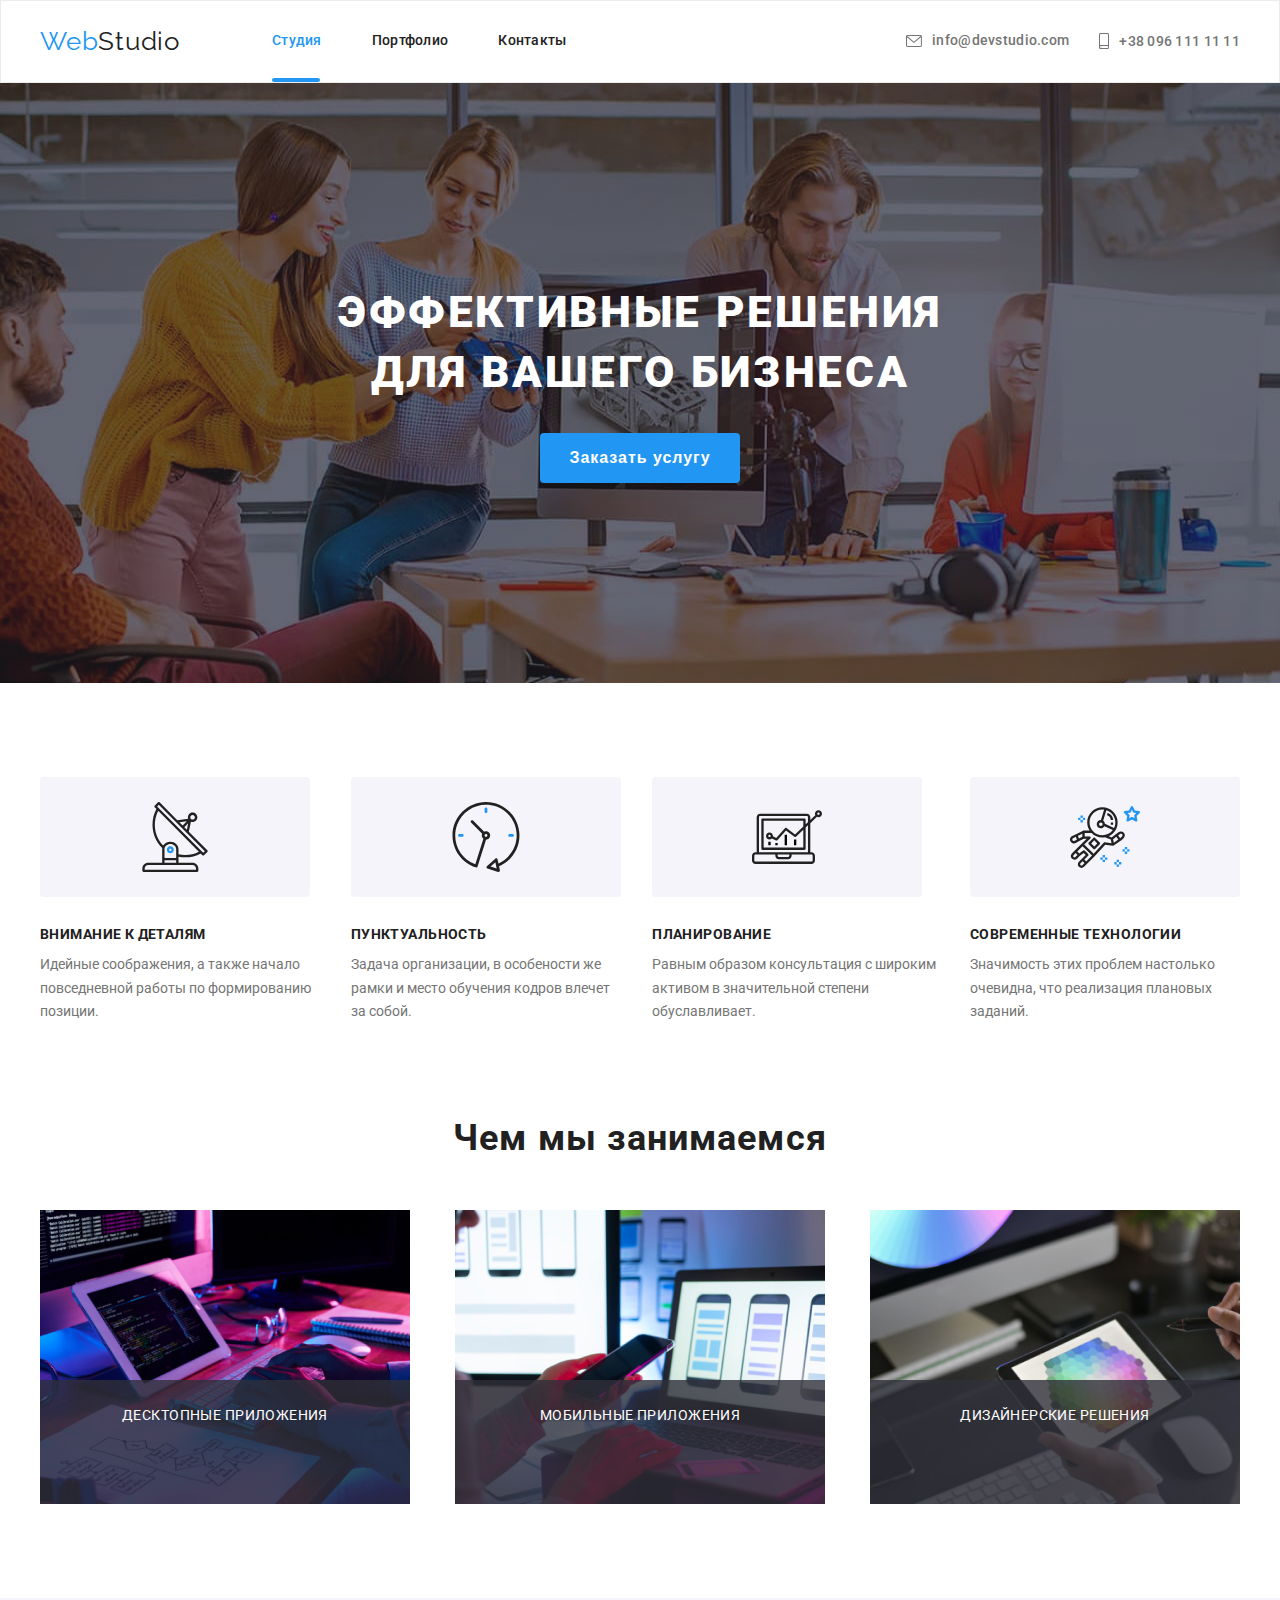
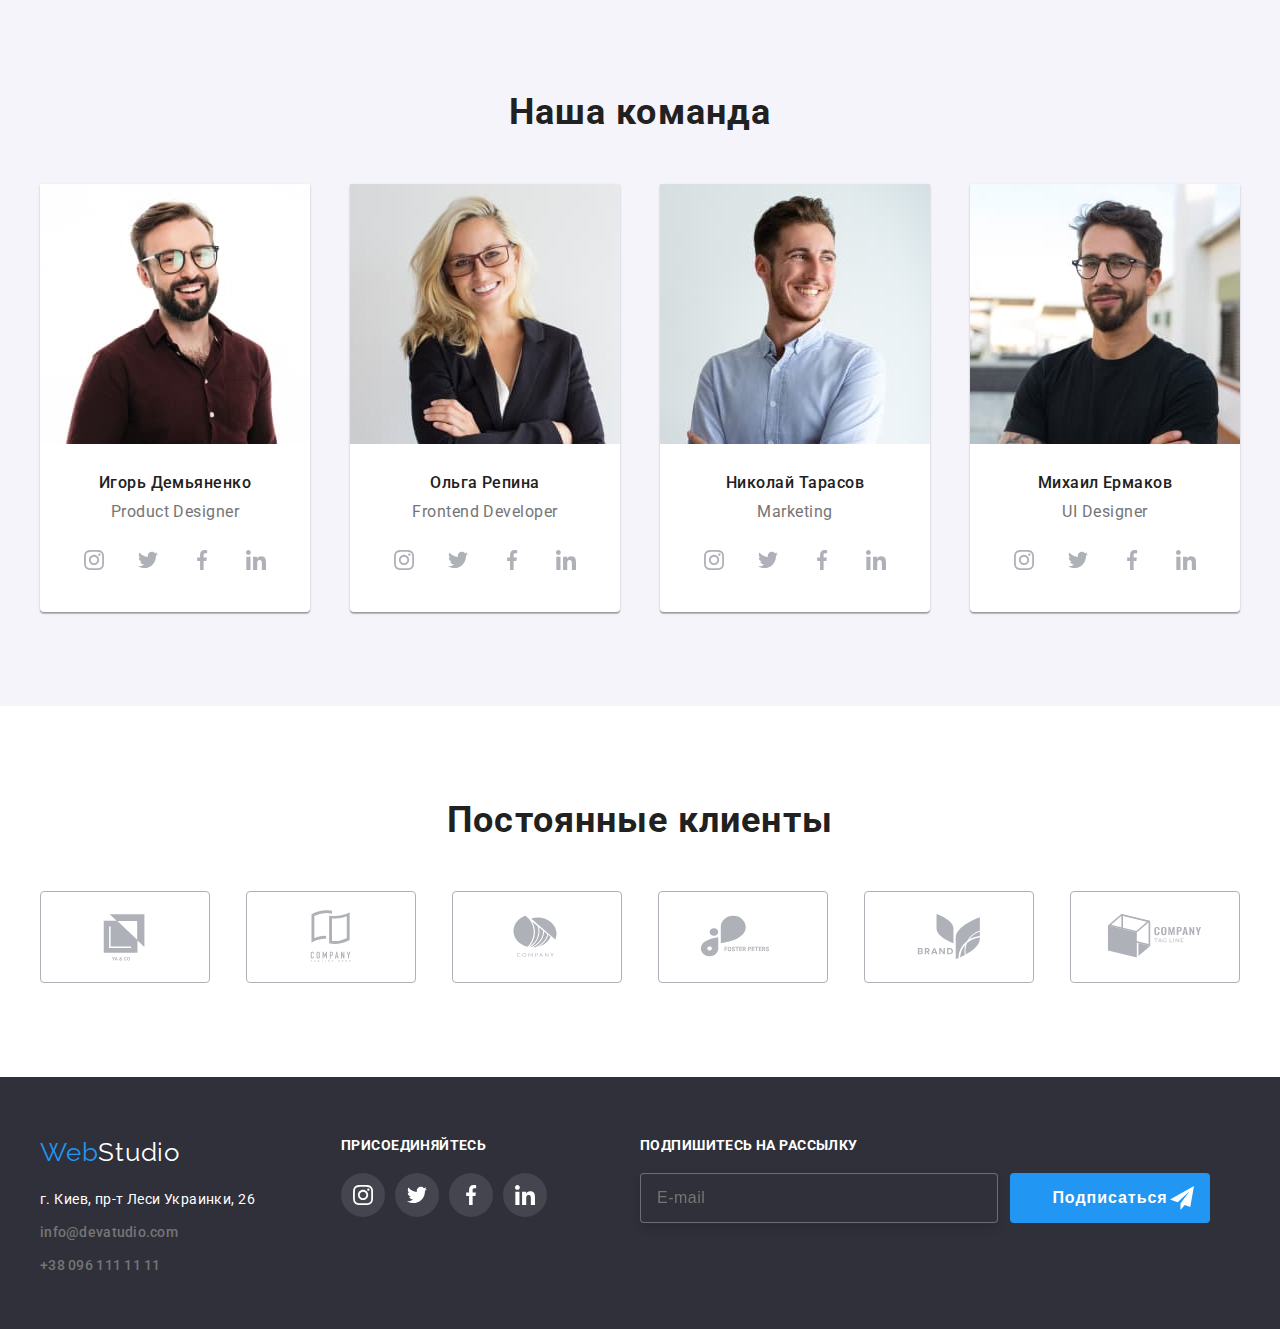
<file: index.html>
<!DOCTYPE html>
<html lang="ru">
  <head>
    <meta charset="UTF-8" />
    <meta http-equiv="X-UA-Compatible" content="IE=edge" />
    <meta name="viewport" content="width=device-width, initial-scale=1.0" />
    <title>Document</title>
    <link rel="preconnect" href="https://fonts.googleapis.com" />
    <link rel="preconnect" href="https://fonts.gstatic.com" crossorigin />
    <link
      href="https://fonts.googleapis.com/css2?family=Raleway:wght@700&family=Roboto:wght@400;500;700;900&display=swap"
      rel="stylesheet"
    />
    <link
      rel="stylesheet"
      href="https://cdnjs.cloudflare.com/ajax/libs/modern-normalize/1.1.0/modern-normalize.min.css"
      integrity="sha512-wpPYUAdjBVSE4KJnH1VR1HeZfpl1ub8YT/NKx4PuQ5NmX2tKuGu6U/JRp5y+Y8XG2tV+wKQpNHVUX03MfMFn9Q=="
      crossorigin="anonymous"
      referrerpolicy="no-referrer"
    />
    <link rel="stylesheet" href="./css/main.min.css" />
  </head>
  <!--Шапка сайту-->
  <body>
    <header class="page-header">
      <div class="container page-header__container">
        <nav class="page-header__nav">
          <a class="logo page-header__logo" href="./index.html"
            ><span class="page-header__logo--colortext">Web</span>Studio</a
          >
          <ul class="header-list">
            <li class="header-list__header-link">
              <a
                class="
                  header-list__header-link--link
                  header-list__header-link--site-link
                  header-list__studio
                "
                href="./index.html"
                >Студия</a
              >
            </li>

            <li class="header-list__header-link">
              <a class="header-list__header-link--link" href="./portfolio.html"
                >Портфолио</a
              >
            </li>
            <li class="header-list__header-link">
              <a class="header-list__header-link--link" href="">Контакты</a>
            </li>
          </ul>
        </nav>
        <ul class="header-contacts">
          <li>
            <a
              class="header-contacts__contact header-contacts__meilto"
              href="meilto:info@devstudio.com"
            >
              <svg
                class="header-contacts__contact--contacts-icon"
                width="16"
                height="12"
              >
                <use href="./images/sprite.svg#icon-envelope"></use>
              </svg>
              info@devstudio.com
            </a>
          </li>
          <li>
            <a
              class="header-contacts__contact header-contacts__tel"
              href="tel:+380961111111"
            >
              <svg
                class="header-contacts__contact--contacts-icon"
                width="10"
                height="16"
              >
                <use href="./images/sprite.svg#icon-smartphone"></use>
              </svg>
              +38 096 111 11 11
            </a>
          </li>
        </ul>
      </div>
    </header>
    <!--Головне сторінки-->
    <main>
      <section class="hero">
        <div class="container">
          <h1 class="hero__title">Эффективные решения для вашего бизнеса</h1>
          <button class="button-btn" type="button" data-modal-open>
            Заказать услугу
          </button>
        </div>
      </section>

      <!--Розмітка-->
      <section class="section features">
        <div class="container">
          <ul class="section-text">
            <li class="section-text__list-text">
              <a class="section-text__card-link"
                ><svg width="70" height="70">
                  <use href="./images/sprite.svg#icon-antenna-1"></use>
                </svg>
              </a>
              <h3 class="section-text__subtitle">Внимание к деталям</h3>
              <p class="section-text__desc">
                Идейные соображения, а также начало повседневной работы по
                формированию позиции.
              </p>
            </li>
            <li class="section-text__list-text">
              <a class="section-text__card-link"
                ><svg width="70" height="70">
                  <use href="./images/sprite.svg#icon-clock-2"></use>
                </svg>
              </a>
              <h3 class="section-text__subtitle">Пунктуальность</h3>
              <p class="section-text__desc">
                Задача организации, в особености же рамки и место обучения
                кодров влечет за собой.
              </p>
            </li>
            <li class="section-text__list-text">
              <a class="section-text__card-link"
                ><svg width="70" height="70">
                  <use href="./images/sprite.svg#icon-diagram-3"></use>
                </svg>
              </a>
              <h3 class="section-text__subtitle">Планирование</h3>
              <p class="section-text__desc">
                Равным образом консультация с широким активом в значительной
                степени обуславливает.
              </p>
            </li>
            <li class="section-text__list-text">
              <a class="section-text__card-link"
                ><svg width="70" height="70">
                  <use href="./images/sprite.svg#icon-astronaut-4"></use>
                </svg>
              </a>
              <h3 class="section-text__subtitle">Современные технологии</h3>
              <p class="section-text__desc">
                Значимость этих проблем настолько очевидна, что реализация
                плановых заданий.
              </p>
            </li>
          </ul>
        </div>
      </section>
      <!--Чем ми займаємось-->

      <section class="section">
        <div class="container">
          <h2 class="section-photo">Чем мы занимаемся</h2>
          <ul class="section-photo__item-photo">
            <li class="card">
              <img
                src="./images/photo1.jpg"
                alt="фото1"
                width="370"
                height="294"
              />
              <div class="card__text-photo">
                <p>Десктопные приложения</p>
              </div>
            </li>
            <li class="card">
              <img
                src="./images/photo2.jpg"
                alt="фото2"
                width="370"
                height="294"
              />
              <div class="card__text-photo">
                <p>Мобильные приложения</p>
              </div>
            </li>
            <li class="card">
              <img
                src="./images/photo3.jpg"
                alt="фото3"
                width="370"
                height="294"
              />
              <div class="card__text-photo">
                <p>Дизайнерские решения</p>
              </div>
            </li>
          </ul>
        </div>
      </section>

      <!--Наша команда-->
      <section class="section section-team">
        <div class="container">
          <h2 class="section-team__heading-photo">Наша команда</h2>
          <ul class="item-photo">
            <li class="item-photo__profession-photo">
              <img src="./images/img1.jpg" alt="команда" width="270" />
              <div class="item-photo__wrapper">
                <h3 class="item-photo__photo">Игорь Демьяненко</h3>
                <p class="item-photo__profession">Product Designer</p>
                <ul class="social-list">
                  <li class="social-list__social-item">
                    <a href="" class="social-list__social-link"
                      ><svg
                        class="social-list__social-link--social-icon"
                        width="20"
                        height="20"
                      >
                        <use href="./images/sprite.svg#icon-instagram-1"></use>
                      </svg>
                    </a>
                  </li>
                  <li class="social-list__social-item">
                    <a href="" class="social-list__social-link"
                      ><svg
                        class="social-list__social-link--social-icon"
                        width="20"
                        height="20"
                      >
                        <use href="./images/sprite.svg#icon-twitter-2"></use>
                      </svg>
                    </a>
                  </li>
                  <li class="social-list__social-item">
                    <a href="" class="social-list__social-link"
                      ><svg
                        class="social-list__social-link--social-icon"
                        width="20"
                        height="20"
                      >
                        <use href="./images/sprite.svg#icon-facebook-3"></use>
                      </svg>
                    </a>
                  </li>
                  <li class="social-list__social-item">
                    <a href="" class="social-list__social-link"
                      ><svg
                        class="social-list__social-link--social-icon"
                        width="20"
                        height="20"
                      >
                        <use href="./images/sprite.svg#icon-linkedin-4"></use>
                      </svg>
                    </a>
                  </li>
                </ul>
              </div>
            </li>

            <li class="item-photo__profession-photo">
              <img src="./images/img2.jpg" alt="команда" width="270" />
              <div class="item-photo__wrapper">
                <h3 class="item-photo__photo">Ольга Репина</h3>
                <p class="item-photo__profession">Frontend Developer</p>
                <ul class="social-list">
                  <li class="social-list__social-item">
                    <a href="" class="social-list__social-link"
                      ><svg
                        class="social-list__social-link--social-icon"
                        width="20"
                        height="20"
                      >
                        <use href="./images/sprite.svg#icon-instagram-1"></use>
                      </svg>
                    </a>
                  </li>
                  <li class="social-list__social-item">
                    <a href="" class="social-list__social-link"
                      ><svg
                        class="social-list__social-link--social-icon"
                        width="20"
                        height="20"
                      >
                        <use href="./images/sprite.svg#icon-twitter-2"></use>
                      </svg>
                    </a>
                  </li>
                  <li class="social-list__social-item">
                    <a href="" class="social-list__social-link"
                      ><svg
                        class="social-list__social-link--social-icon"
                        width="20"
                        height="20"
                      >
                        <use href="./images/sprite.svg#icon-facebook-3"></use>
                      </svg>
                    </a>
                  </li>
                  <li class="social-list__social-item">
                    <a href="" class="social-list__social-link"
                      ><svg
                        class="social-list__social-link--social-icon"
                        width="20"
                        height="20"
                      >
                        <use href="./images/sprite.svg#icon-linkedin-4"></use>
                      </svg>
                    </a>
                  </li>
                </ul>
              </div>
            </li>

            <li class="item-photo__profession-photo">
              <img src="./images/img3.jpg" alt="команда" width="270" />
              <div class="item-photo__wrapper">
                <h3 class="item-photo__photo">Николай Тарасов</h3>
                <p class="item-photo__profession">Marketing</p>
                <ul class="social-list">
                  <li class="social-list__social-item">
                    <a href="" class="social-list__social-link"
                      ><svg
                        class="social-list__social-link--social-icon"
                        width="20"
                        height="20"
                      >
                        <use href="./images/sprite.svg#icon-instagram-1"></use>
                      </svg>
                    </a>
                  </li>
                  <li class="social-list__social-item">
                    <a href="" class="social-list__social-link"
                      ><svg
                        class="social-list__social-link--social-icon"
                        width="20"
                        height="20"
                      >
                        <use href="./images/sprite.svg#icon-twitter-2"></use>
                      </svg>
                    </a>
                  </li>
                  <li class="social-list__social-item">
                    <a href="" class="social-list__social-link"
                      ><svg
                        class="social-list__social-link--social-icon"
                        width="20"
                        height="20"
                      >
                        <use href="./images/sprite.svg#icon-facebook-3"></use>
                      </svg>
                    </a>
                  </li>
                  <li class="social-list__social-item">
                    <a href="" class="social-list__social-link"
                      ><svg
                        class="social-list__social-link--social-icon"
                        width="20"
                        height="20"
                      >
                        <use href="./images/sprite.svg#icon-linkedin-4"></use>
                      </svg>
                    </a>
                  </li>
                </ul>
              </div>
            </li>

            <li class="item-photo__profession-photo">
              <img src="images/img4.jpg" alt="команда" width="270" />
              <div class="item-photo__wrapper">
                <h3 class="item-photo__photo">Михаил Ермаков</h3>
                <p class="item-photo__profession">UI Designer</p>
                <ul class="social-list">
                  <li class="social-list__social-item">
                    <a href="" class="social-list__social-link"
                      ><svg
                        class="social-list__social-link--social-icon"
                        width="20"
                        height="20"
                      >
                        <use href="./images/sprite.svg#icon-instagram-1"></use>
                      </svg>
                    </a>
                  </li>
                  <li class="social-list__social-item">
                    <a href="" class="social-list__social-link"
                      ><svg
                        class="social-list__social-link--social-icon"
                        width="20"
                        height="20"
                      >
                        <use href="./images/sprite.svg#icon-twitter-2"></use>
                      </svg>
                    </a>
                  </li>
                  <li class="social-list__social-item">
                    <a href="" class="social-list__social-link"
                      ><svg
                        class="social-list__social-link--social-icon"
                        width="20"
                        height="20"
                      >
                        <use href="./images/sprite.svg#icon-facebook-3"></use>
                      </svg>
                    </a>
                  </li>
                  <li class="social-list__social-item">
                    <a href="" class="social-list__social-link"
                      ><svg
                        class="social-list__social-link--social-icon"
                        width="20"
                        height="20"
                      >
                        <use href="./images/sprite.svg#icon-linkedin-4"></use>
                      </svg>
                    </a>
                  </li>
                </ul>
              </div>
            </li>
          </ul>
        </div>
      </section>
      <!--Постоянные клиенты-->
      <section class="section section-client">
        <div class="container">
          <h2 class="section-client__sc-client">Постоянные клиенты</h2>
          <ul class="section-client__client-link">
            <li class="section-client__client">
              <a href="" class="section-client__client--href-client-link"
                ><svg
                  class="section-client__client--client-icon"
                  width="106px"
                  height="60px"
                >
                  <use href="./images/sprite.svg#icon-Logo1"></use>
                </svg>
              </a>
            </li>

            <li class="section-client__client">
              <a href="" class="section-client__client--href-client-link"
                ><svg
                  class="section-client__client--client-icon"
                  width="106px"
                  height="60px"
                >
                  <use href="./images/sprite.svg#icon-Logo-2"></use>
                </svg>
              </a>
            </li>

            <li class="section-client__client">
              <a href="" class="section-client__client--href-client-link"
                ><svg
                  class="section-client__client--client-icon"
                  width="106px"
                  height="60px"
                >
                  <use href="./images/sprite.svg#icon-Logo-3"></use>
                </svg>
              </a>
            </li>

            <li class="section-client__client">
              <a href="" class="section-client__client--href-client-link"
                ><svg
                  class="section-client__client--client-icon"
                  width="106px"
                  height="60px"
                >
                  <use href="./images/sprite.svg#icon-Logo-4"></use>
                </svg>
              </a>
            </li>

            <li class="section-client__client">
              <a href="" class="section-client__client--href-client-link"
                ><svg
                  class="section-client__client--client-icon"
                  width="106px"
                  height="60px"
                >
                  <use href="./images/sprite.svg#icon-Logo-5"></use>
                </svg>
              </a>
            </li>

            <li class="section-client__client">
              <a href="" class="section-client__client--href-client-link"
                ><svg
                  class="section-client__client--client-icon"
                  width="106px"
                  height="60px"
                >
                  <use href="./images/sprite.svg#icon-Logo-6"></use>
                </svg>
              </a>
            </li>
          </ul>
        </div>
      </section>
    </main>
    <!--Футер-->
    <footer class="footer">
      <div class="container footer-link">
        <div class="footer-container">
          <a class="logo-footer" href="./index.html"
            ><span class="colortext">Web</span>Studio</a
          >
          <address class="address">
            <ul>
              <li class="footer-mil">
                <p class="address-footer">г. Киев, пр-т Леси Украинки, 26</p>
              </li>

              <li class="footer-mil">
                <a class="contacts" href="meilto:info@devstudio.com"
                  >info@devatudio.com</a
                >
              </li>

              <li>
                <a class="contacts" href="tel:+380961111111"
                  >+38 096 111 11 11</a
                >
              </li>
            </ul>
          </address>
        </div>
        <div class="social">
          <h3 class="footer-title">присоединяйтесь</h3>
          <ul class="footer-social">
            <li>
              <a href="" class="ft-social-link"
                ><svg class="footer-social-icon" width="20" height="20">
                  <use href="./images/sprite.svg#icon-instagram-1"></use>
                </svg>
              </a>
            </li>
            <li>
              <a href="" class="ft-social-link"
                ><svg class="footer-social-icon" width="20" height="20">
                  <use href="./images/sprite.svg#icon-twitter-2"></use>
                </svg>
              </a>
            </li>
            <li>
              <a href="" class="ft-social-link"
                ><svg class="footer-social-icon" width="20" height="20">
                  <use href="./images/sprite.svg#icon-facebook-3"></use>
                </svg>
              </a>
            </li>
            <li>
              <a href="" class="ft-social-link"
                ><svg class="footer-social-icon" width="20" height="20">
                  <use href="./images/sprite.svg#icon-linkedin-4"></use>
                </svg>
              </a>
            </li>
          </ul>
        </div>
        <div class="footer-wrapper">
          <h3 class="footer-title">Подпишитесь на рассылку</h3>
          <span class="footer-text">
            <form class="form-email">
              <input
                type="text"
                name="user-imael"
                placeholder="E-mail"
                id="user-imael"
                class="footer-form-input"
              />
            </form>

            <button type="submit" class="button-btn online-btn">
              Подписаться
              <svg class="online-btn-icon" width="24" height="24">
                <use href="./images/sprite.svg#icon-send-1"></use>
              </svg>
            </button>
          </span>
        </div>
      </div>
    </footer>
    <!--мадалка-->
    <div class="backdrop is-hidden" data-modal>
      <div class="modal">
        <button class="btn-close" data-modal-close>
          <svg width="11" height="11">
            <use href="./images/sprite.svg#icon-close"></use>
          </svg>
        </button>
        <p class="modal-title">Оставьте свои данные, мы вам перезвоним</p>
        <form>
          <div class="fotm-fied">
            <label for="user-name" class="fotm-fied-text">Имя</label>
            <span class="input-wrapper">
              <input
                type="text"
                name="user-name"
                id="user-name"
                class="form-input"
              />
              <svg class="modal-card-icon" width="18" height="18">
                <use href="./images/sprite.svg#icon-person"></use>
              </svg>
            </span>
          </div>
          <div class="fotm-fied">
            <label for="user-tel" class="fotm-fied-text">Телефон</label>
            <span class="input-wrapper">
              <input
                type="text"
                name="user-tel"
                id="user-tel"
                class="form-input"
              />
              <svg class="modal-card-icon" width="18" height="18">
                <use href="./images/sprite.svg#icon-phone"></use>
              </svg>
            </span>
          </div>
          <div class="fotm-fied">
            <label for="user-imael" class="fotm-fied-text">Почта</label>
            <span class="input-wrapper">
              <input
                type="text"
                name="user-imael"
                id="user-imael"
                class="form-input"
              />
              <svg class="modal-card-icon" width="18" height="18">
                <use href="./images/sprite.svg#icon-email"></use>
              </svg>
            </span>
          </div>
          <div class="fotm-fied">
            <label for="user-comment" class="fotm-fied-text">Комментарий</label>
            <textarea
              name="user-comment"
              id="user-comment"
              class="form-text"
              placeholder="Введите текст"
            ></textarea>
          </div>
          <input
            type="checkbox"
            class="form-checkdox visuall-hidden"
            name="policy"
            id="policy"
          />
          <label for="policy" class="check-text"
            ><span class="check-item"
              ><svg class="check-icon" width="15" height="15">
                <use href="./images/sprite.svg#icon-Vector-1"></use></svg></span
            >Соглашаюсь с рассылкой и принимаю
            <a class="href-text" href="">Условия договора</a></label
          >
          <button type="submit" class="button-btn form-btn">Отправить</button>
        </form>
      </div>
    </div>
    <script src="./js/modal.js"></script>
  </body>
</html>
</file>
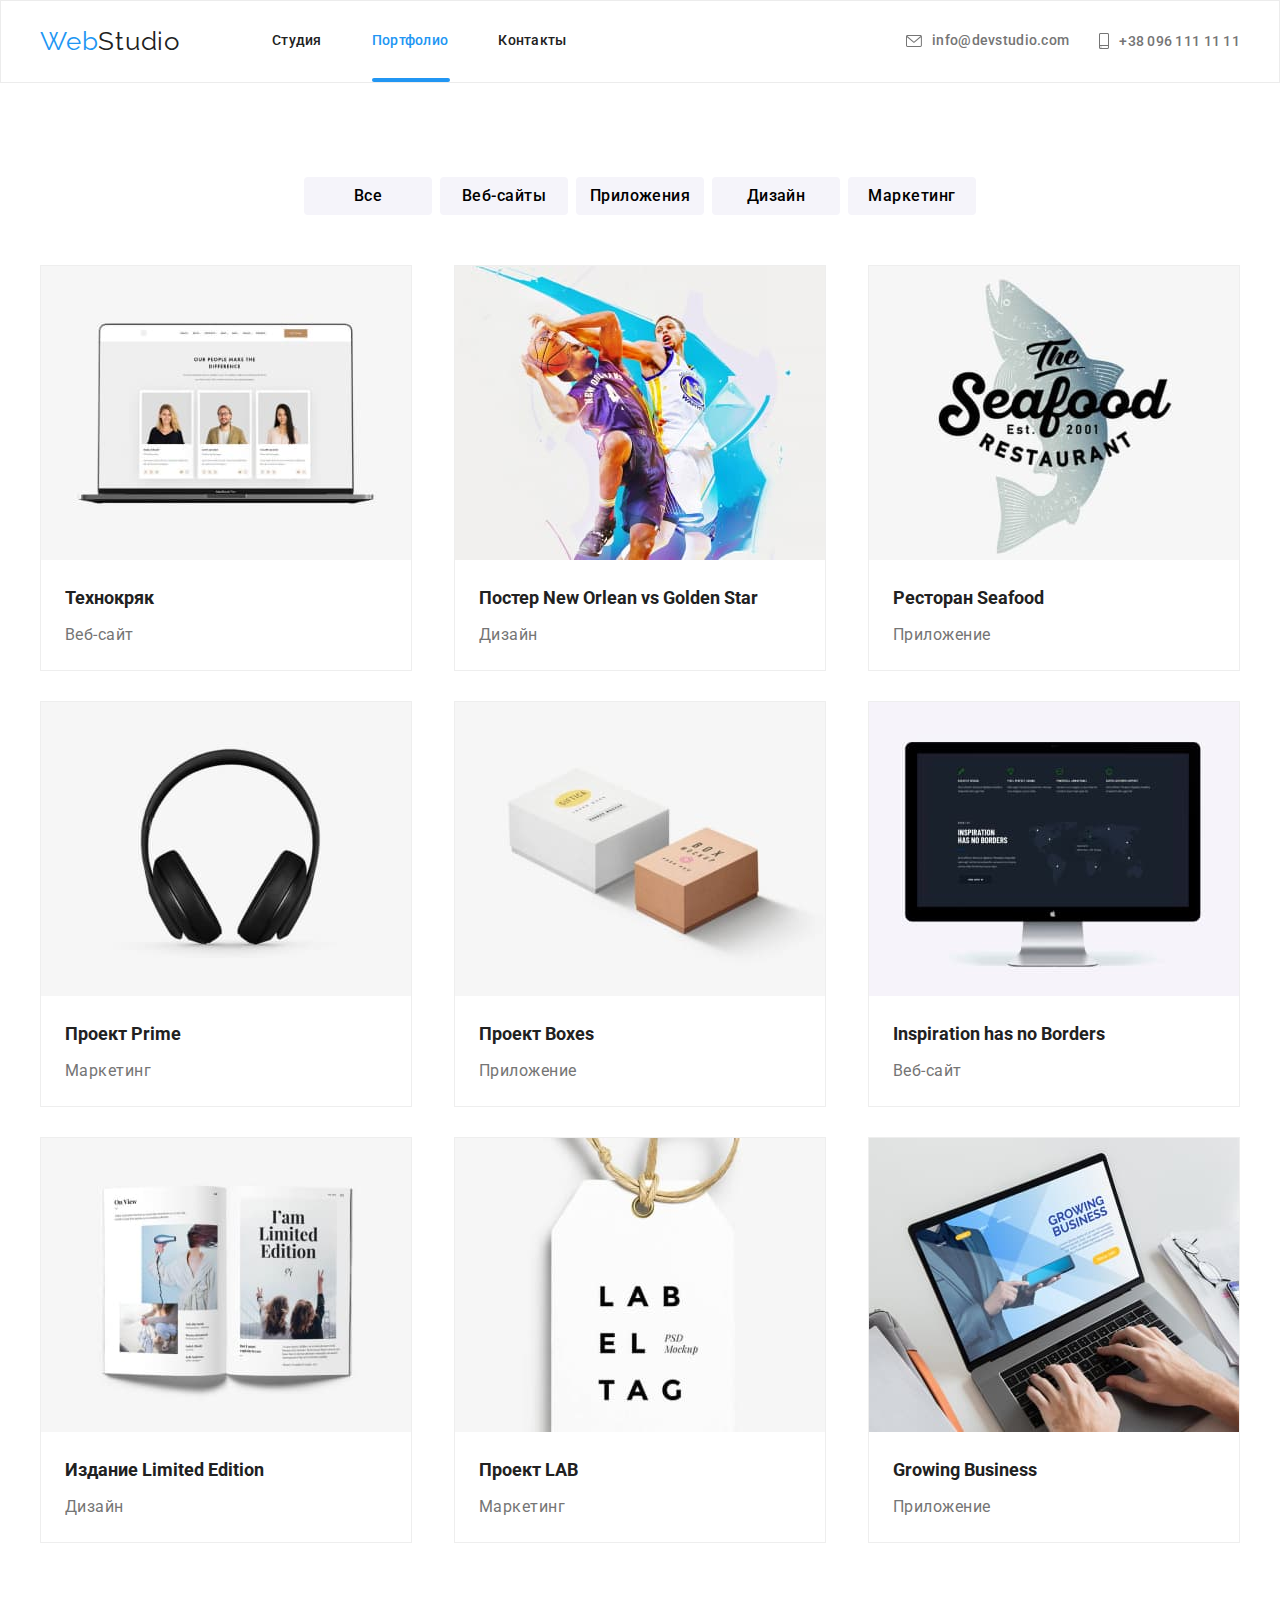
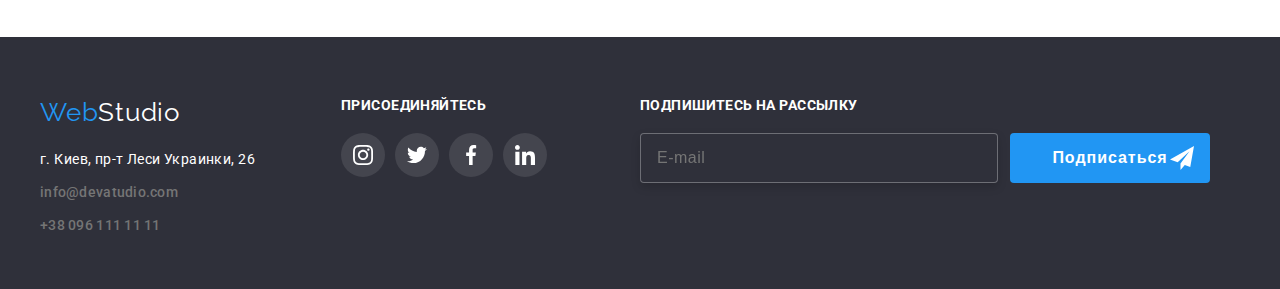
<file: portfolio.html>
<!DOCTYPE html>
<html lang="ru">
  <head>
    <meta charset="UTF-8" />
    <meta http-equiv="X-UA-Compatible" content="IE=edge" />
    <meta name="viewport" content="width=device-width, initial-scale=1.0" />
    <title>Document</title>
    <link rel="preconnect" href="https://fonts.googleapis.com" />
    <link rel="preconnect" href="https://fonts.gstatic.com" crossorigin />
    <link
      href="https://fonts.googleapis.com/css2?family=Raleway:wght@700&family=Roboto:wght@400;500;700;900&display=swap"
      rel="stylesheet"
    />
    <link
      rel="stylesheet"
      href="https://cdnjs.cloudflare.com/ajax/libs/modern-normalize/1.1.0/modern-normalize.min.css"
      integrity="sha512-wpPYUAdjBVSE4KJnH1VR1HeZfpl1ub8YT/NKx4PuQ5NmX2tKuGu6U/JRp5y+Y8XG2tV+wKQpNHVUX03MfMFn9Q=="
      crossorigin="anonymous"
      referrerpolicy="no-referrer"
    />
    <link rel="stylesheet" href="./css/main.min.css" />
  </head>
  <!--Шапка сайту-->
  <body>
    <header class="page-header">
      <div class="container page-header__container">
        <nav class="page-header__nav">
          <a class="logo page-header__logo" href="./index.html"
            ><span class="page-header__logo--colortext">Web</span>Studio</a
          >
          <ul class="header-list">
            <li class="header-list__header-link">
              <a class="header-list__header-link--link" href="./index.html"
                >Студия</a
              >
            </li>

            <li class="header-list__header-link">
              <a
                class="
                  header-list__header-link--link
                  header-list__header-link--site-link
                  header-list__portfolio
                "
                href="./portfolio.html"
                >Портфолио</a
              >
            </li>
            <li class="header-list__header-link">
              <a class="header-list__header-link--link" href="">Контакты</a>
            </li>
          </ul>
        </nav>
        <ul class="header-contacts">
          <li>
            <a
              class="header-contacts__contact header-contacts__meilto"
              href="meilto:info@devstudio.com"
            >
              <svg
                class="header-contacts__contact--contacts-icon"
                width="16"
                height="12"
              >
                <use href="./images/sprite.svg#icon-envelope"></use>
              </svg>
              info@devstudio.com
            </a>
          </li>
          <li>
            <a
              class="header-contacts__contact header-contacts__tel"
              href="tel:+380961111111"
            >
              <svg
                class="header-contacts__contact--contacts-icon"
                width="10"
                height="16"
              >
                <use href="./images/sprite.svg#icon-smartphone"></use>
              </svg>
              +38 096 111 11 11
            </a>
          </li>
        </ul>
      </div>
    </header>
    <main>
      <section class="section">
        <div class="container">
          <ul class="button-nf">
            <li class="button-mr">
              <button class="button" type="button">Все</button>
            </li>
            <li class="button-mr">
              <button class="button" type="button">Веб-сайты</button>
            </li>
            <li class="button-mr">
              <button class="button" type="button">Приложения</button>
            </li>
            <li class="button-mr">
              <button class="button" type="button">Дизайн</button>
            </li>
            <li class="button-mr">
              <button class="button" type="button">Маркетинг</button>
            </li>
          </ul>

          <ul class="project-list">
            <li class="project">
              <div class="project-wrapper">
                <img src="./images/project1.jpg" alt="Веб-сайт" width="370" />
                <p class="top-text">
                  Технокряк это современная площадка распространения
                  коронавируса. Компании используют эту платформу для цифрового
                  шпионажа и атак на защищённые сервера конкурентов.
                </p>
              </div>
              <div class="wrapper-text">
                <h3 class="section-title">Технокряк</h3>
                <p class="text">Веб-сайт</p>
              </div>
            </li>

            <li class="project">
              <div class="project-wrapper">
                <img src="./images/project2.jpg" alt="Веб-сайт" width="370" />
                <p class="top-text">
                  Технокряк это современная площадка распространения
                  коронавируса. Компании используют эту платформу для цифрового
                  шпионажа и атак на защищённые сервера конкурентов.
                </p>
              </div>
              <div class="wrapper-text">
                <h3 class="section-title">Постер New Orlean vs Golden Star</h3>
                <p class="text">Дизайн</p>
              </div>
            </li>

            <li class="project">
              <div class="project-wrapper">
                <img src="./images/project3.jpg" alt="Веб-сайт" width="370" />
                <p class="top-text">
                  Технокряк это современная площадка распространения
                  коронавируса. Компании используют эту платформу для цифрового
                  шпионажа и атак на защищённые сервера конкурентов.
                </p>
              </div>
              <div class="wrapper-text">
                <h3 class="section-title">Ресторан Seafood</h3>
                <p class="text">Приложение</p>
              </div>
            </li>

            <li class="project">
              <div class="project-wrapper">
                <img src="./images/project4.jpg" alt="Веб-сайт" width="370" />
                <p class="top-text">
                  Технокряк это современная площадка распространения
                  коронавируса. Компании используют эту платформу для цифрового
                  шпионажа и атак на защищённые сервера конкурентов.
                </p>
              </div>
              <div class="wrapper-text">
                <h3 class="section-title">Проект Prime</h3>
                <p class="text">Маркетинг</p>
              </div>
            </li>

            <li class="project">
              <div class="project-wrapper">
                <img src="./images/project5.jpg" alt="Веб-сайт" width="370" />
                <p class="top-text">
                  Технокряк это современная площадка распространения
                  коронавируса. Компании используют эту платформу для цифрового
                  шпионажа и атак на защищённые сервера конкурентов.
                </p>
              </div>
              <div class="wrapper-text">
                <h3 class="section-title">Проект Boxes</h3>
                <p class="text">Приложение</p>
              </div>
            </li>

            <li class="project">
              <div class="project-wrapper">
                <img src="./images/project6.jpg" alt="Веб-сайт" width="370" />
                <p class="top-text">
                  Технокряк это современная площадка распространения
                  коронавируса. Компании используют эту платформу для цифрового
                  шпионажа и атак на защищённые сервера конкурентов.
                </p>
              </div>
              <div class="wrapper-text">
                <h3 class="section-title">Inspiration has no Borders</h3>
                <p class="text">Веб-сайт</p>
              </div>
            </li>

            <li class="project">
              <div class="project-wrapper">
                <img src="./images/project7.jpg" alt="Веб-сайт" width="370" />
                <p class="top-text">
                  Технокряк это современная площадка распространения
                  коронавируса. Компании используют эту платформу для цифрового
                  шпионажа и атак на защищённые сервера конкурентов.
                </p>
              </div>
              <div class="wrapper-text">
                <h3 class="section-title">Издание Limited Edition</h3>
                <p class="text">Дизайн</p>
              </div>
            </li>

            <li class="project">
              <div class="project-wrapper">
                <img src="./images/project8.jpg" alt="Веб-сайт" width="370" />
                <p class="top-text">
                  Технокряк это современная площадка распространения
                  коронавируса. Компании используют эту платформу для цифрового
                  шпионажа и атак на защищённые сервера конкурентов.
                </p>
              </div>
              <div class="wrapper-text">
                <h3 class="section-title">Проект LAB</h3>
                <p class="text">Маркетинг</p>
              </div>
            </li>

            <li class="project">
              <div class="project-wrapper">
                <img src="./images/project9.jpg" alt="Веб-сайт" width="370" />
                <p class="top-text">
                  Технокряк это современная площадка распространения
                  коронавируса. Компании используют эту платформу для цифрового
                  шпионажа и атак на защищённые сервера конкурентов.
                </p>
              </div>
              <div class="wrapper-text">
                <h3 class="section-title">Growing Business</h3>
                <p class="text">Приложение</p>
              </div>
            </li>
          </ul>
        </div>
      </section>
    </main>
    <!--Футер-->
    <footer class="footer">
      <div class="container footer-link">
        <div class="footer-container">
          <a class="logo-footer" href="./index.html"
            ><span class="colortext">Web</span>Studio</a
          >
          <address class="address">
            <ul>
              <li class="footer-mil">
                <p class="address-footer">г. Киев, пр-т Леси Украинки, 26</p>
              </li>

              <li class="footer-mil">
                <a class="contacts" href="meilto:info@devstudio.com"
                  >info@devatudio.com</a
                >
              </li>

              <li class="footer-tel">
                <a class="contacts" href="tel:+380961111111"
                  >+38 096 111 11 11</a
                >
              </li>
            </ul>
          </address>
        </div>
        <div class="social">
          <h3 class="footer-title">присоединяйтесь</h3>
          <ul class="footer-social">
            <li>
              <a href="" class="ft-social-link"
                ><svg class="footer-social-icon" width="20" height="20">
                  <use href="./images/sprite.svg#icon-instagram-1"></use>
                </svg>
              </a>
            </li>
            <li>
              <a href="" class="ft-social-link"
                ><svg class="footer-social-icon" width="20" height="20">
                  <use href="./images/sprite.svg#icon-twitter-2"></use>
                </svg>
              </a>
            </li>
            <li>
              <a href="" class="ft-social-link"
                ><svg class="footer-social-icon" width="20" height="20">
                  <use href="./images/sprite.svg#icon-facebook-3"></use>
                </svg>
              </a>
            </li>
            <li>
              <a href="" class="ft-social-link"
                ><svg class="footer-social-icon" width="20" height="20">
                  <use href="./images/sprite.svg#icon-linkedin-4"></use>
                </svg>
              </a>
            </li>
          </ul>
        </div>
        <div class="footer-wrapper">
          <h3 class="footer-title">Подпишитесь на рассылку</h3>
          <span class="footer-text">
            <form class="form-email">
              <input
                type="text"
                name="user-imael"
                placeholder="E-mail"
                id="user-imael"
                class="footer-form-input"
              />
            </form>

            <button type="submit" class="button-btn online-btn">
              Подписаться
              <svg class="online-btn-icon" width="24" height="24">
                <use href="./images/sprite.svg#icon-send-1"></use>
              </svg>
            </button>
          </span>
        </div>
      </div>
    </footer>
  </body>
</html>
</file>
<file: css/main.min.css>
:root{--blue: #2196f3;--grey: #757575;--blue-button: #188ce8;--primery-text-color: #212121;--white-color: #ffffff;--dark-grey: #2f303a;--bg-ylight-gra: #f5f4fa;--border-light-gra: #ececec;--grayish-blue: #afb1b8}p,ul,h1,h2,h3,h4,h5,h6{margin:0;padding:0}ul{list-style:none}img{display:block;max-width:100%}body{font-family:"Roboto", sans-serif;color:var(--primery-text-color);line-height:1.5;margin:0}.visuall-hidden{position:absolute;white-space:nowrap;width:1px;height:1px;overflow:hidden;border:0;padding:0;clip:rect(0 0 0 0);clip-path:inset(50%);margin:-1px}.container{width:1200px;padding-left:15px;padding-right:15px;margin:0 auto}.button-btn{background-color:var(--blue);color:var(--white-color);border:none;cursor:pointer;font-weight:700;font-size:16px;line-height:1.875em;letter-spacing:0.06em;min-width:200px;height:50px;border-radius:4px}.button-btn:hover,.button-btn:focus{background-color:var(--blue-button)}.section{padding-top:94px;padding-bottom:94px}.backdrop{position:fixed;top:0;width:100%;height:100%;background-color:rgba(0,0,0,0.2);opacity:1;transition:opacity 250ms cubic-bezier(0.4, 0, 0.2, 1)}.is-hidden{opacity:0;pointer-events:none}.modal{position:relative;top:50%;left:50%;transform:translate(-50%, -50%);width:530px;min-height:580px;background:var(--white-color);border-radius:4px;padding:40px}.btn-close{position:absolute;content:"";top:8px;right:8px;padding:0;width:30px;height:30px;border-radius:50%;cursor:pointer;border:1px solid rgba(0,0,0,0.1);background-color:transparent}.modal-title{font-size:20px;line-height:calc(23 / 20);text-align:center;letter-spacing:0.03em;margin-bottom:30px}.fotm-fied{margin-bottom:10px}.input-wrapper{display:block;position:relative}.fotm-fied-text{font-size:12px;line-height:calc(14 / 12);letter-spacing:0.01em;color:var(--grey);margin-bottom:4px}.form-input{width:100%;height:40px;padding:12px 42px;border:1px solid rgba(33,33,33,0.2);box-sizing:border-box;border-radius:4px;outline:none}.form-input:focus{border-color:var(--blue)}.modal-card-icon{position:absolute;left:15px;top:50%;transform:translateY(-50%)}.form-input:focus+.modal-card-icon{fill:var(--blue)}.form-text{width:100%;height:120px;border:1px solid rgba(33,33,33,0.2);box-sizing:border-box;border-radius:4px;padding:12px 16px;resize:none}.form-text::placeholder{font-size:14px;line-height:calc(16 / 14);letter-spacing:0.01em;color:rgba(117,117,117,0.5)}.check-text{font-size:14px;line-height:calc(24 / 14);letter-spacing:0.03em;color:var(--grey);display:flex;align-items:center;justify-content:center;margin-bottom:30px}.form-checkdox:checked+.check-text>.check-item{background-color:var(--blue);border-color:transparent}.check-item{width:16px;height:15px;border:2px solid var(--primery-text-color);border-radius:2px;margin-right:7px;display:flex;align-items:center;justify-content:center}.href-text{font-size:14px;line-height:calc(24 / 14);letter-spacing:0.03em;color:var(--blue);margin-left:10px}.form-btn{display:block;margin:0 auto}.page-header{background-color:var(--white-color);border:1px solid var(--border-light-gra)}.page-header__container{display:flex;align-items:center}.page-header__nav{display:flex;align-items:center}.logo{text-transform:capitalize;font-family:"Raleway", sans-serif;font-size:26px;line-height:1.19em;color:var(--primery-text-color);text-decoration:none;letter-spacing:0.03em;margin-right:92px}.page-header__logo--colortext{color:var(--blue)}.page-header__logo{padding-bottom:25px;padding-top:25px}.header-list{display:flex}.header-list .header-list__header-link--site-link{color:var(--blue)}.header-list__header-link{position:relative}.header-list__header-link:not(:last-child){margin-right:50px}.header-list__header-link--link{padding-top:32px;padding-bottom:32px;display:block;color:var(--primery-text-color);text-decoration:none;font-weight:500;font-size:14px;line-height:1.14em;letter-spacing:0.02em;transition:color 250ms cubic-bezier(0.4, 0, 0.2, 1)}.header-list .header-list__header-link--link:hover,.header-list .header-list__header-link--link:focus{color:var(--blue)}.header-list__studio::after{position:absolute;display:block;content:"";top:77px;width:48px;height:4px;background:var(--blue);border-radius:2px}.header-list__portfolio::after{position:absolute;display:block;content:"";top:77px;width:78px;height:4px;background:var(--blue);border-radius:2px}.header-contacts{list-style:none;margin-left:auto;display:flex}.header-contacts__contact{color:var(--grey);font-weight:500;font-size:14px;line-height:1.1em;text-decoration:none;font-style:normal;letter-spacing:0.02em;transition:color 250ms cubic-bezier(0.4, 0, 0.2, 1)}.header-contacts__contact:hover,.header-contacts__contact:focus{color:var(--blue)}.header-contacts__contact--contacts-icon{margin-right:10px;fill:var(--grey);align-items:center;transition:fill 250ms cubic-bezier(0.4, 0, 0.2, 1)}.header-contacts__contact:hover .header-contacts__contact--contacts-icon,.header-contacts__contact:focus .header-contacts__contact--contacts-icon{fill:var(--blue)}.header-contacts__meilto{margin-right:30px;display:flex;align-items:center}.header-contacts__tel{display:flex;align-items:center}.hero{text-align:center;max-width:1600px;margin:0 auto;padding:200px 0;background-color:var(--dark-grey);background-image:linear-gradient(rgba(47,48,58,0.4), rgba(47,48,58,0.4)),url("../images/hero1.jpg");background-repeat:no-repeat;background-size:cover;background-position:center}.hero__title{color:var(--white-color);font-weight:900;font-size:44px;line-height:1.36em;letter-spacing:0.06em;text-transform:uppercase;max-width:650px;text-align:center;margin:0 auto;margin-bottom:30px}.features{padding-bottom:0}.section-text{color:var(--grey);justify-content:space-between;font-weight:400;font-size:16px;line-height:1.875em;display:flex}.section-text__list-text:not(:last-child){margin-right:30px}.section-text__card-link{width:270px;height:120px;border-radius:4px;background-color:var(--bg-ylight-gra);display:flex;align-items:center;justify-content:center;margin-bottom:30px}.section-text__subtitle{font-weight:700;font-size:14px;line-height:1.14em;letter-spacing:0.03em;text-transform:uppercase;color:var(--primery-text-color);margin-bottom:10px}.section-text__desc{color:var(--grey);font-size:14px;line-height:1.71em}.section-photo{font-weight:700;font-size:36px;line-height:1.16em;letter-spacing:0.03em;text-align:center;margin-bottom:50px;padding-top:0}.section-photo__item-photo{display:flex;flex-basis:auto;justify-content:space-between}.card{position:relative}.card__text-photo{content:"";position:absolute;width:100%;height:70px;background:rgba(47,48,58,0.8);bottom:0;font-size:14px;line-height:calc(16 / 14);text-align:center;letter-spacing:0.03em;text-transform:uppercase;color:var(--white-color);padding:27px 0}.section-team{background-color:var(--bg-ylight-gra)}.section-team__heading-photo{font-weight:700;font-size:36px;line-height:1.16em;letter-spacing:0.03em;text-align:center;margin-bottom:50px;padding-top:0}.item-photo__profession-photo{border-radius:0px 0px 4px 4px;background-color:var(--white-color);text-align:center;box-shadow:0px 1px 3px rgba(0,0,0,0.12),0px 1px 1px rgba(0,0,0,0.14),0px 2px 1px rgba(0,0,0,0.2)}.item-photo__wrapper{padding:30px 0}.item-photo__photo{font-weight:500;font-size:16px;line-height:1.18em;letter-spacing:0.03em;margin-bottom:10px}.item-photo__profession{color:var(--grey);font-size:16px;line-height:1.18em;letter-spacing:0.03em;margin-bottom:16px}.social-list__social-item{margin-right:10px}.social-list__social-item:last-child{margin-right:0}.social-list{display:flex;justify-content:center}.social-list__social-link{width:44px;height:44px;background-color:var(--white-color);border-radius:50%;display:block;display:flex;align-items:center;justify-content:center;transition:background-color 250ms cubic-bezier(0.4, 0, 0.2, 1)}.social-list__social-link:hover,.social-list__social-link:focus{background-color:var(--blue)}.social-list__social-link--social-icon{fill:var(--grayish-blue);transition:fill 250ms cubic-bezier(0.4, 0, 0.2, 1)}.social-list__social-link:hover .social-list__social-link--social-icon,.social-list__social-link:focus .social-list__social-link--social-icon{fill:var(--white-color)}.item-photo{display:flex;flex-basis:auto;justify-content:space-between}.section-client{background-color:var(--white-color)}.section-client__sc-client{font-weight:700;font-size:36px;line-height:1.16em;letter-spacing:0.03em;text-align:center;margin-bottom:50px}.section-client__client-link{display:flex;justify-content:space-between}.section-client__client:last-child{margin-right:0}.section-client__client--href-client-link{cursor:pointer;width:170px;height:92px;background-color:var(--white-color);border:1px solid var(--grayish-blue);box-sizing:border-box;border-radius:4px;display:flex;align-items:center;justify-content:center;fill:var(--grayish-blue);transition:border 250ms cubic-bezier(0.4, 0, 0.2, 1),background-color 250ms cubic-bezier(0.4, 0, 0.2, 1)}.section-client__client--href-client-link:hover,.section-client__client--href-client-link:focus{border:1px solid var(--blue);background-color:var(--white-color)}.section-client__client--client-icon{transition:fill 250ms cubic-bezier(0.4, 0, 0.2, 1)}.section-client__client--href-client-link:hover .section-client__client--client-icon,.section-client__client--href-client-link:focus .section-client__client--client-icon{fill:var(--blue)}.footer{background-color:var(--dark-grey);padding:60px 0}.footer-link{display:flex}.footer-container{margin-right:70px}.logo-footer{color:var(--white-color);text-transform:capitalize;font-family:Raleway, sans-serif;font-size:26px;line-height:1.19em;text-decoration:none;letter-spacing:0.03em}.address{width:231px;height:81px;font-weight:400;font-size:14px;line-height:1.71;margin-top:20px}.footer-mil{margin-bottom:9px}.address-footer{color:var(--white-color);font-style:normal;font-size:14px;line-height:1.71;letter-spacing:0.03em}.social{width:206px;height:80px}.footer-title{font-weight:700;font-size:14px;line-height:calc(16 / 14);letter-spacing:0.03em;text-transform:uppercase;color:var(--white-color)}.footer-social{display:flex;justify-content:space-between;margin-top:20px}.ft-social-link{width:44px;height:44px;background:rgba(255,255,255,0.1);border-radius:50%;display:flex;align-items:center;justify-content:center;transition:background-color 250ms cubic-bezier(0.4, 0, 0.2, 1)}.ft-social-link:hover,.ft-social-link:focus{background-color:var(--blue)}.footer-social-icon{fill:var(--white-color)}.footer-wrapper{margin-left:93px}.footer-text{display:flex;align-items:center;margin-top:20px}.form-email{margin-right:12px}.footer-form-input{width:358px;height:50px;padding:15px 16px;outline:none;border:1px solid rgba(255,255,255,0.3);box-sizing:border-box;filter:drop-shadow(0px 4px 4px rgba(0,0,0,0.15));border-radius:4px;background-color:var(--dark-grey);font-size:16px;line-height:calc(20 / 16);letter-spacing:0.03em;color:rgba(255,255,255,0.6)}.online-btn{position:relative}.online-btn-icon{position:absolute;top:13px;left:160px}.contacts{color:var(--grey);font-weight:500;font-size:14px;line-height:1.1em;text-decoration:none;font-style:normal;letter-spacing:0.02em;transition:color 250ms cubic-bezier(0.4, 0, 0.2, 1)}.contacts:hover,.contacts:focus{color:var(--blue)}.colortext{color:var(--blue)}.button-nf{display:flex;align-items:center;list-style:none;justify-content:center;margin-bottom:50px}.button-mr:not(:last-child){margin-right:8px}.button{background-color:var(--bg-ylight-gra);cursor:pointer;border:none;font-family:inherit;font-weight:500;font-size:16px;line-height:1.6em;letter-spacing:0.03em;min-width:128px;height:38px;border-radius:4px;transition:background-color 250ms cubic-bezier(0.4, 0, 0.2, 1),color 250ms cubic-bezier(0.4, 0, 0.2, 1),box-shadow 250ms cubic-bezier(0.4, 0, 0.2, 1)}.button:hover,.button:focus{background-color:var(--blue);color:var(--white-color);box-shadow:0px 3px 1px rgba(0,0,0,0.1),0px 1px 2px rgba(0,0,0,0.08),0px 2px 2px rgba(0,0,0,0.12)}.project-list{display:flex;flex-wrap:wrap;justify-content:space-between}.project{background:var(--white-color);border:1px solid #eeeeee;margin-bottom:30px;transition:box-shadow 250ms cubic-bezier(0.4, 0, 0.2, 1)}.project:hover,.project:focus{box-shadow:0px 1px 1px rgba(0,0,0,0.12),0px 4px 4px rgba(0,0,0,0.06),1px 4px 6px rgba(0,0,0,0.16)}.project:nth-last-child(-n+3){margin-bottom:0px}.top-text{font-size:18px;line-height:calc(28 / 18);letter-spacing:0.03em;background-color:rgba(33,150,243,0.9);color:var(--white-color);position:absolute;top:0;height:100%;padding:63px 24px;transform:translateY(100%);transition:transform 250ms cubic-bezier(0.4, 0, 0.2, 1)}.project:hover .top-text{transform:translateY(0)}.project-wrapper{position:relative;overflow:hidden}.wrapper-text{padding:20px 24px 20px 24px;background-color:var(--white-color)}.section-title{font-weight:700;font-size:18px;line-height:2em;margin-bottom:4px}.text{font-size:16px;line-height:calc(30 / 16);letter-spacing:0.03em;color:var(--grey)}
/*# sourceMappingURL=main.min.css.map */
</file>
